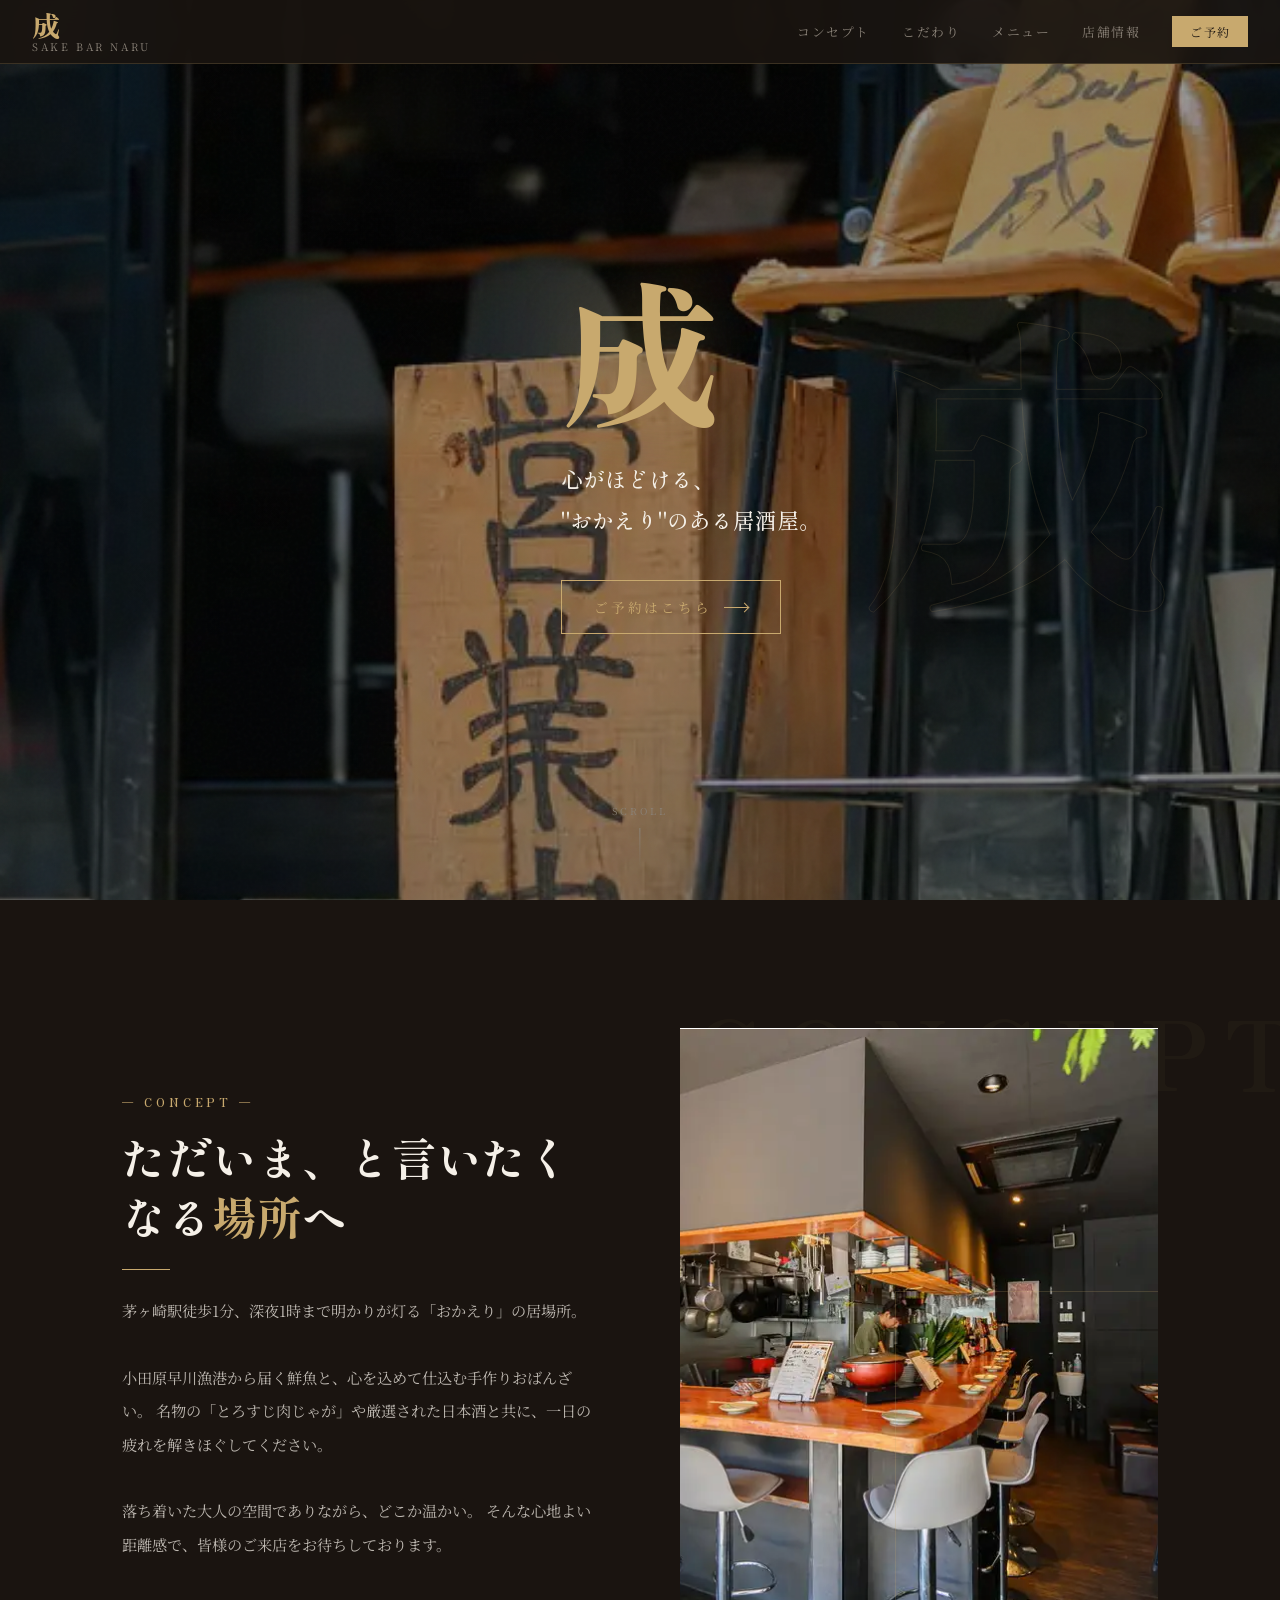
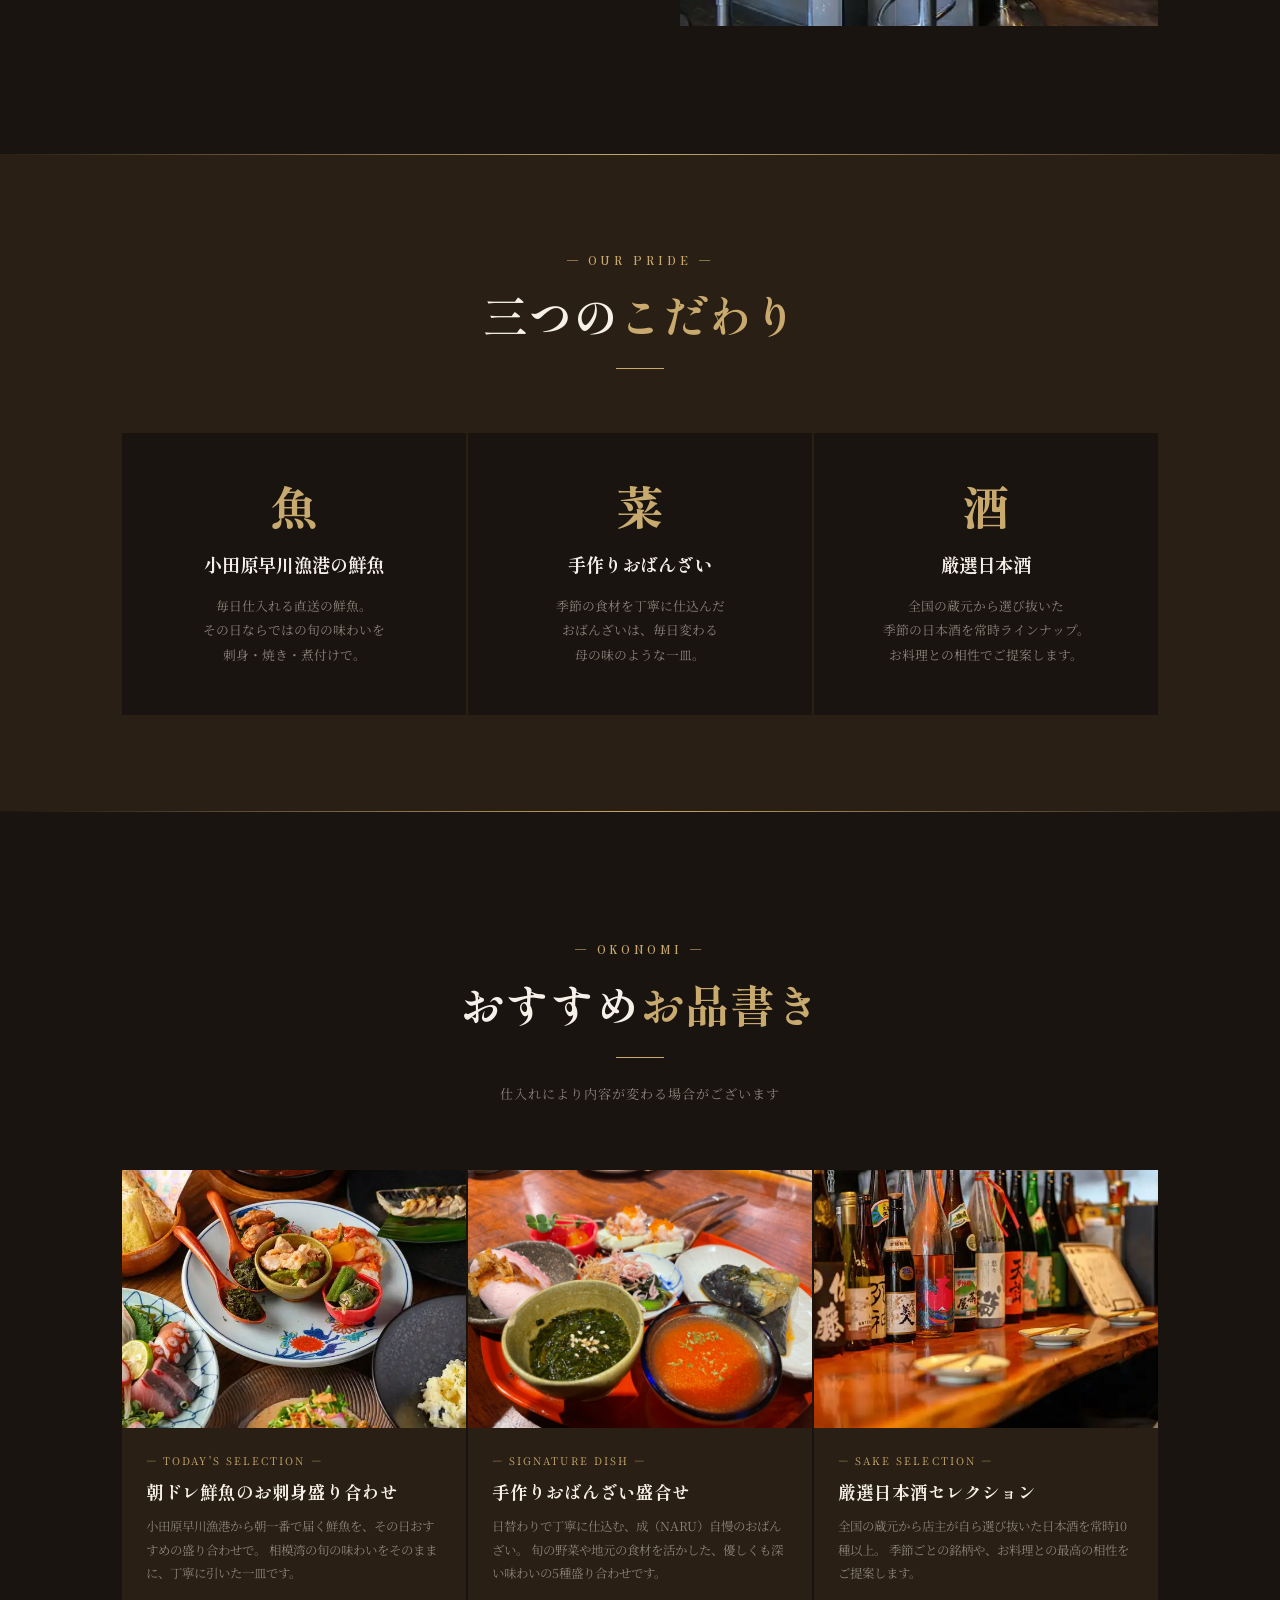
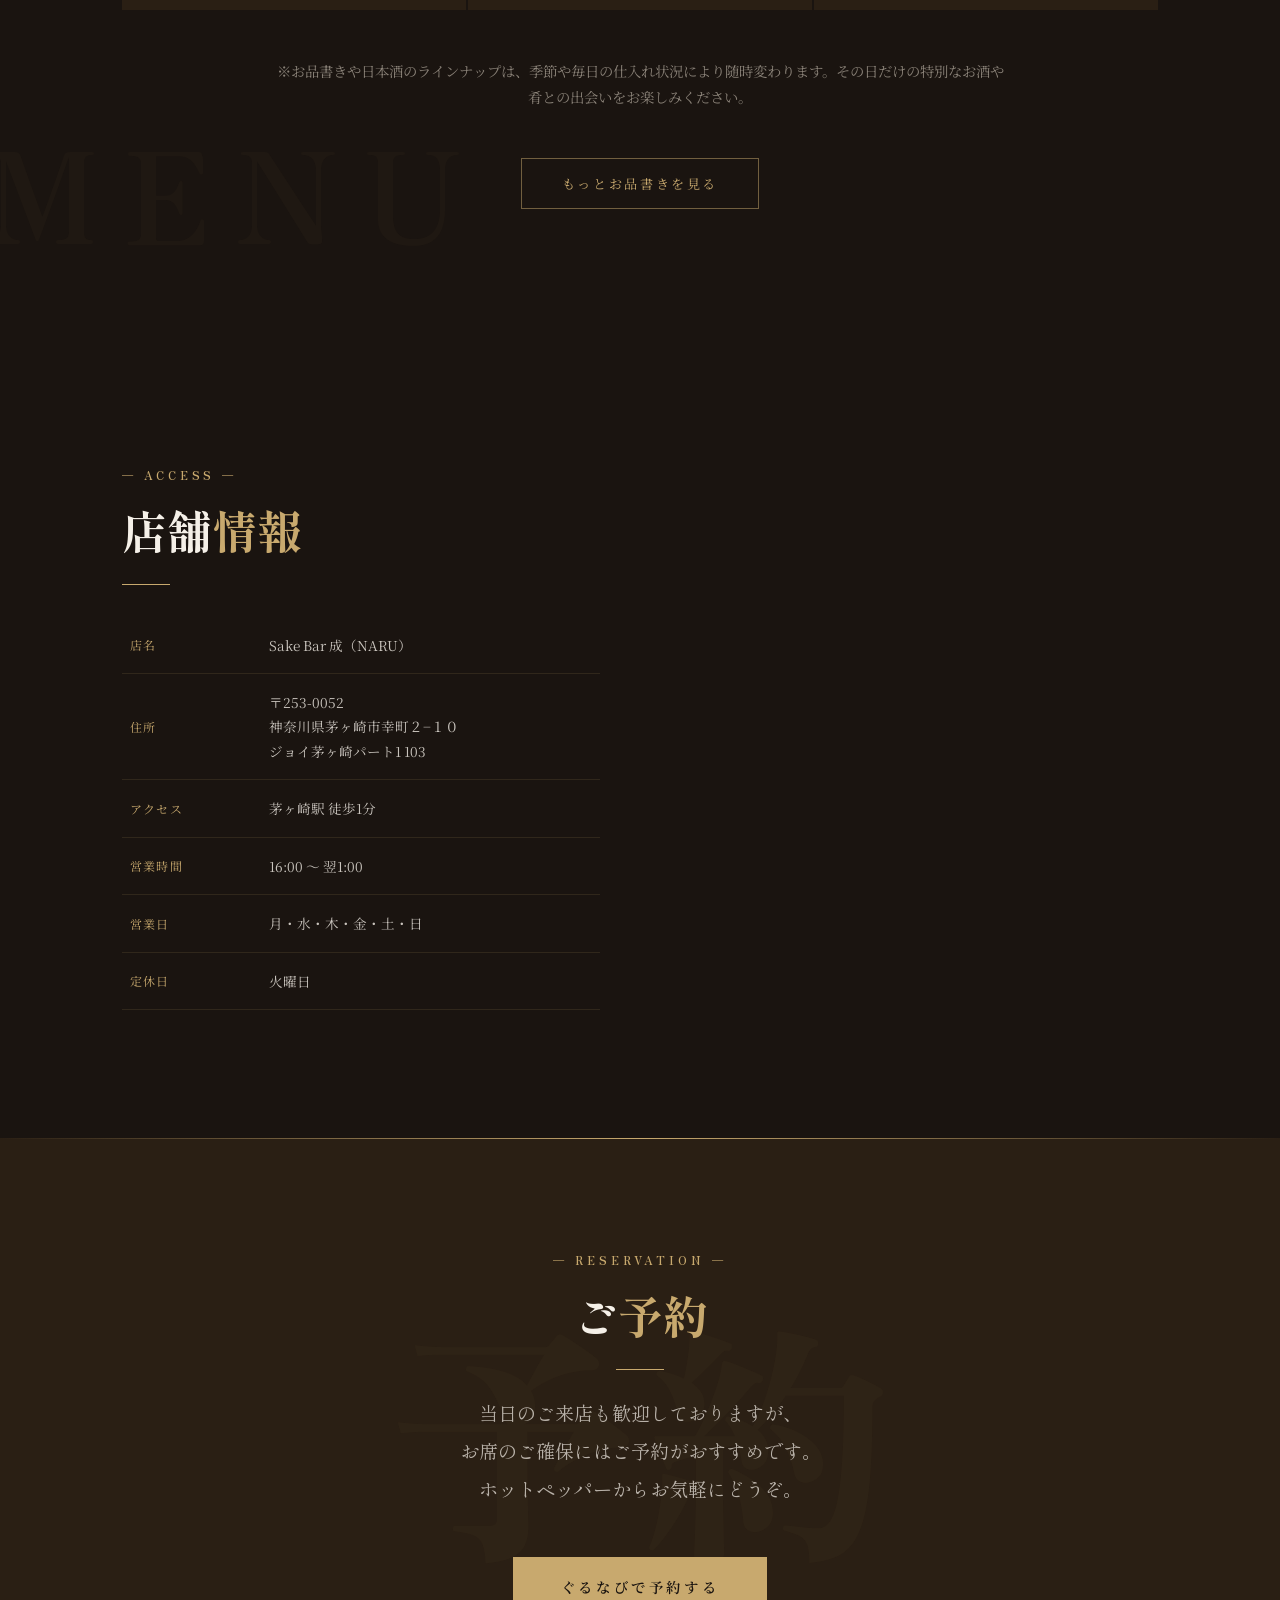
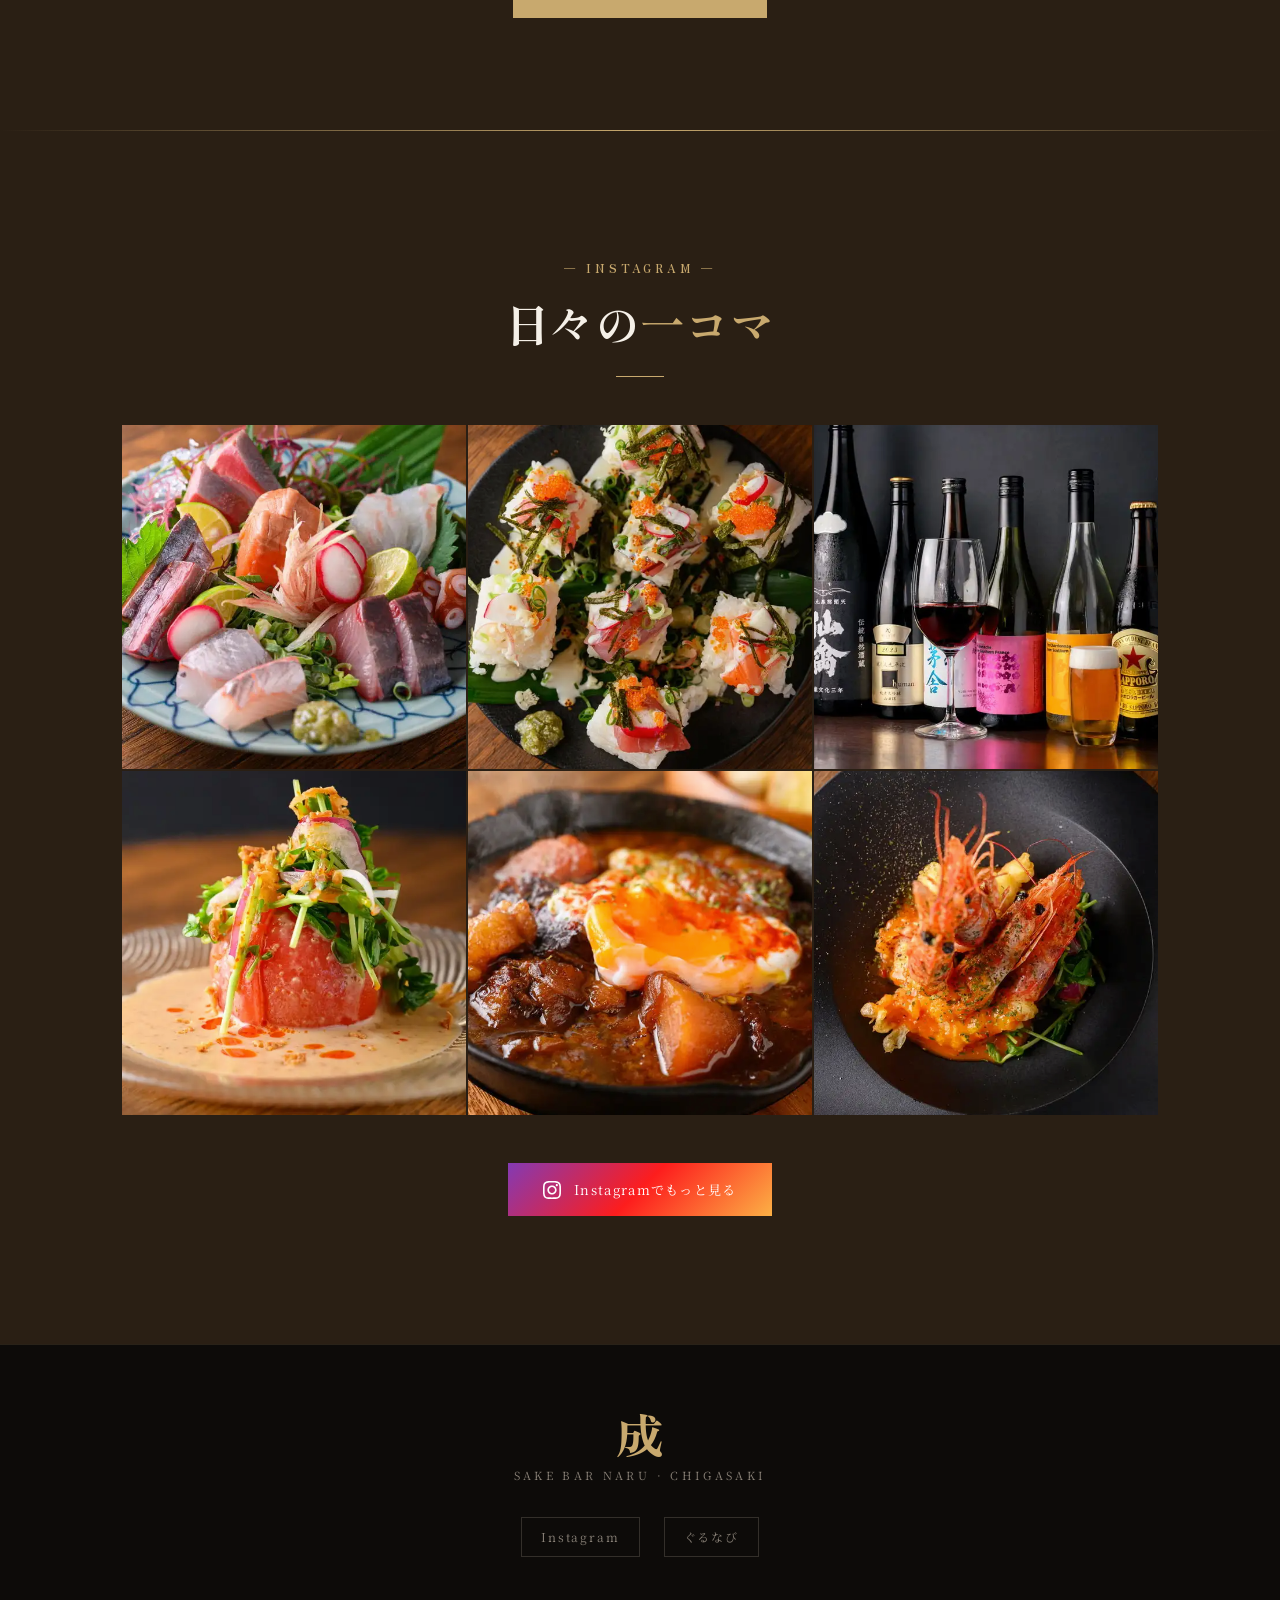
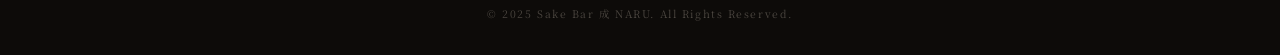
<file: index.html>
<!DOCTYPE html>
<html lang="ja">

<head>
  <meta charset="UTF-8" />
  <meta name="viewport" content="width=device-width, initial-scale=1.0" />
  <title>Sake Bar 成（NARU）| 茅ヶ崎の日本酒・おばんざい居酒屋</title>

  <!-- Google Fonts -->
  <link rel="preconnect" href="https://fonts.googleapis.com" />
  <link rel="preconnect" href="https://fonts.gstatic.com" crossorigin />
  <link
    href="https://fonts.googleapis.com/css2?family=Noto+Serif+JP:wght@300;400;500;600;700&family=Shippori+Mincho:wght@400;500;600;700;800&family=Zen+Antique&display=swap"
    rel="stylesheet" />

  <!-- Stylesheet -->
  <link rel="stylesheet" href="style.css" />
</head>

<body>

  <!-- ==================== NAV ==================== -->
  <nav id="nav">
    <div class="nav-logo">
      成
      <span>SAKE BAR NARU</span>
    </div>

    <ul class="nav-links" id="navLinks">
      <li><a href="#concept">コンセプト</a></li>
      <li><a href="#features">こだわり</a></li>
      <!-- #menu リンクは main.js が挿入 -->
      <li><a href="#info">店舗情報</a></li>
      <li><a href="https://r.gnavi.co.jp/cmftdra00000/" class="nav-reserve">ご予約</a></li>
    </ul>

    <button class="hamburger" id="hamburger" aria-label="メニューを開く" aria-expanded="false">
      <span></span>
      <span></span>
      <span></span>
    </button>
  </nav>

  <!-- ==================== HERO ==================== -->
  <section id="hero">
    <div class="hero-bg"></div>
    <div class="hero-deco" aria-hidden="true">成</div>

    <div class="hero-content">
      <!-- <span class="hero-label">SAKE BAR · NARU · CHIGASAKI</span> -->
      <span class="hero-kanji">成</span>
      <!-- <span class="hero-name">SAKE BAR NARU</span> -->
      <p class="hero-copy">
        心がほどける、<br>
        "おかえり"のある居酒屋。
      </p>
      <!-- <p class="hero-sub">茅ヶ崎駅 徒歩1分 ｜ 深夜1時まで営業</p> -->
      <a href="#reservation" class="hero-cta">
        ご予約はこちら
        <span class="hero-cta-arrow"></span>
      </a>
    </div>

    <div class="hero-scroll" aria-hidden="true">
      <span>SCROLL</span>
      <div class="scroll-line"></div>
    </div>
  </section>

  <!-- ==================== CONCEPT ==================== -->
  <section id="concept">
    <div class="concept-inner">
      <div class="concept-text reveal">
        <span class="section-label">— CONCEPT —</span>
        <h2 class="section-title">ただいま、と言いたくなる<span>場所</span>へ</h2>
        <div class="divider"></div>
        <p class="concept-body">
          茅ヶ崎駅徒歩1分、深夜1時まで明かりが灯る「おかえり」の居場所。<br><br>
          小田原早川漁港から届く鮮魚と、心を込めて仕込む手作りおばんざい。
          名物の「とろすじ肉じゃが」や厳選された日本酒と共に、一日の疲れを解きほぐしてください。<br><br>
          落ち着いた大人の空間でありながら、どこか温かい。
          そんな心地よい距離感で、皆様のご来店をお待ちしております。
        </p>

      </div>

      <div class="concept-image-wrap reveal">
        <!-- main.js が .concept-image-mock を img タグに差し替え -->
        <div class="concept-image-mock" data-section="concept-image"></div>
      </div>
    </div>
  </section>

  <!-- ==================== FEATURES ==================== -->
  <section id="features">
    <div class="features-inner">
      <div class="features-header reveal">
        <span class="section-label">— OUR PRIDE —</span>
        <h2 class="section-title">三つの<span>こだわり</span></h2>
        <div class="divider"></div>
      </div>

      <div class="features-grid">
        <div class="feature-card reveal">
          <span class="feature-icon">魚</span>
          <h3 class="feature-title">小田原早川漁港の鮮魚</h3>
          <p class="feature-body">
            毎日仕入れる直送の鮮魚。<br>
            その日ならではの旬の味わいを<br>
            刺身・焼き・煮付けで。
          </p>
        </div>
        <div class="feature-card reveal">
          <span class="feature-icon">菜</span>
          <h3 class="feature-title">手作りおばんざい</h3>
          <p class="feature-body">
            季節の食材を丁寧に仕込んだ<br>
            おばんざいは、毎日変わる<br>
            母の味のような一皿。
          </p>
        </div>
        <div class="feature-card reveal">
          <span class="feature-icon">酒</span>
          <h3 class="feature-title">厳選日本酒</h3>
          <p class="feature-body">
            全国の蔵元から選び抜いた<br>
            季節の日本酒を常時ラインナップ。<br>
            お料理との相性でご提案します。
          </p>
        </div>
      </div>
    </div>
  </section>

  <!-- #menu セクションは main.js が #features の直後に挿入 -->

  <!-- ==================== INFO ==================== -->
  <section id="info">
    <div class="info-inner">
      <div class="reveal">
        <span class="section-label">— ACCESS —</span>
        <h2 class="section-title">店舗<span>情報</span></h2>
        <div class="divider"></div>

        <table class="info-table">
          <tr>
            <td>店名</td>
            <td>Sake Bar 成（NARU）</td>
          </tr>
          <tr>
            <td>住所</td>
            <td>〒253-0052<br>神奈川県茅ヶ崎市幸町２−１０<br>ジョイ茅ヶ崎パート1 103</td>
          </tr>
          <tr>
            <td>アクセス</td>
            <td>茅ヶ崎駅 徒歩1分</td>
          </tr>
          <tr>
            <td>営業時間</td>
            <td>16:00 〜 翌1:00</td>
          </tr>
          <tr>
            <td>営業日</td>
            <td>月・水・木・金・土・日</td>
          </tr>
          <tr>
            <td>定休日</td>
            <td>火曜日</td>
          </tr>
        </table>
      </div>

      <div class="reveal">
        <div class="info-map">
          <iframe
            src="https://www.google.com/maps/embed?pb=!1m18!1m12!1m3!1d3255.0377884216396!2d139.40752999999998!3d35.329883099999996!2m3!1f0!2f0!3f0!3m2!1i1024!2i768!4f13.1!3m3!1m2!1s0x601853e927afa8b9%3A0xdcea9ff84c7ace85!2zU2FrZSBCYXIg5oiQ!5e0!3m2!1sja!2sjp!4v1773845750117!5m2!1sja!2sjp"
            width="600" height="450" style="border:0;" allowfullscreen="" loading="lazy"
            referrerpolicy="no-referrer-when-downgrade" title="Sake Bar 成 地図">
          </iframe>
        </div>
      </div>
    </div>
  </section>

  <!-- ==================== RESERVATION ==================== -->
  <section id="reservation">
    <div class="reservation-inner section-wrap reveal">
      <span class="section-label">— RESERVATION —</span>
      <h2 class="section-title">ご<span>予約</span></h2>
      <div class="divider" style="margin: 1.5rem auto;"></div>
      <p class="reservation-copy">
        当日のご来店も歓迎しておりますが、<br>
        お席のご確保にはご予約がおすすめです。<br>
        ホットペッパーからお気軽にどうぞ。
      </p>
      <a href="https://r.gnavi.co.jp/cmftdra00000/" target="_blank" rel="noopener" class="btn-reserve">
        ぐるなびで予約する
      </a>
    </div>
  </section>

  <!-- #gallery セクションは main.js がフッター直前に挿入 -->

  <!-- ==================== FOOTER ==================== -->
  <footer id="footer">
    <div class="footer-logo">成</div>
    <p class="footer-tagline">SAKE BAR NARU · CHIGASAKI</p>
    <div class="footer-sns">
      <a href="https://www.instagram.com/naru__0714/" target="_blank" rel="noopener">Instagram</a>
      <a href="https://r.gnavi.co.jp/cmftdra00000/" target="_blank" rel="noopener">ぐるなび</a>
    </div>
    <p class="footer-copy">© 2025 Sake Bar 成 NARU. All Rights Reserved.</p>
  </footer>

  <!-- JavaScript（DOM 操作・インタラクション） -->
  <script src="main.js"></script>

</body>

</html>
</file>
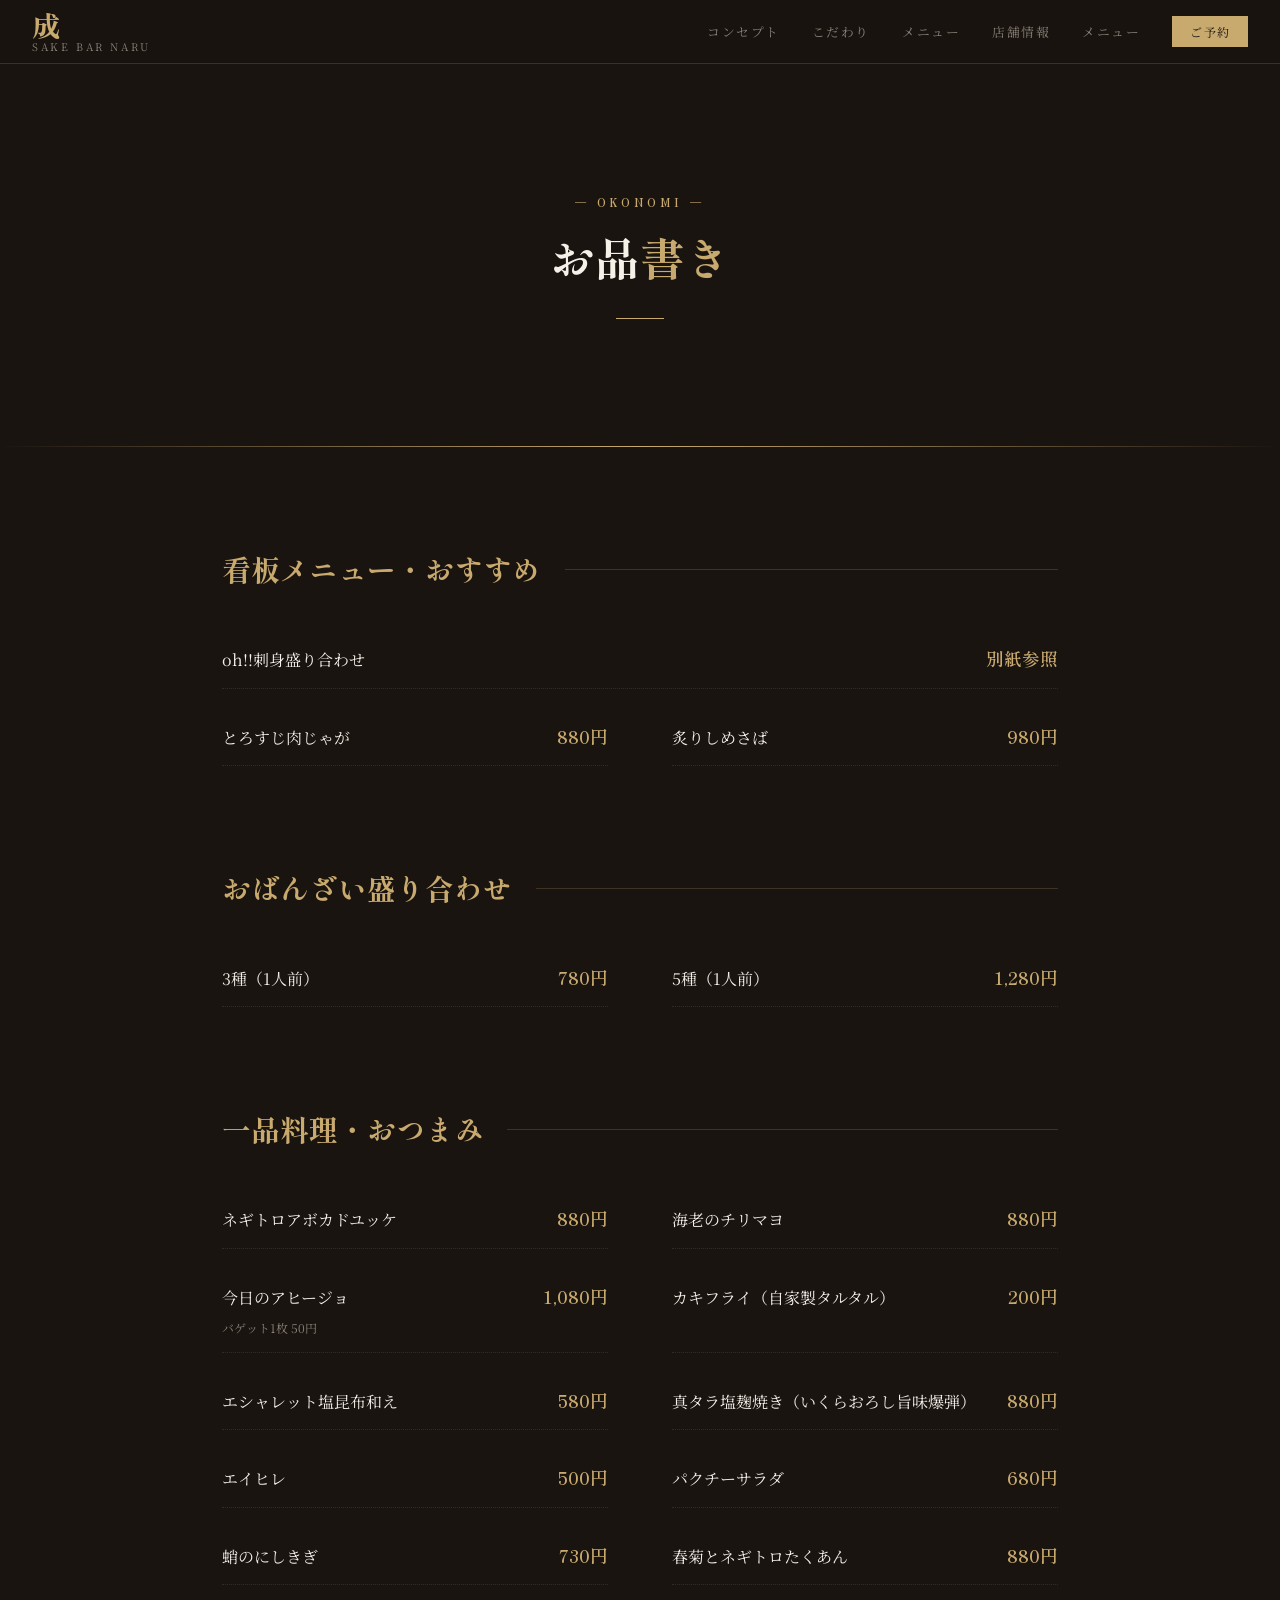
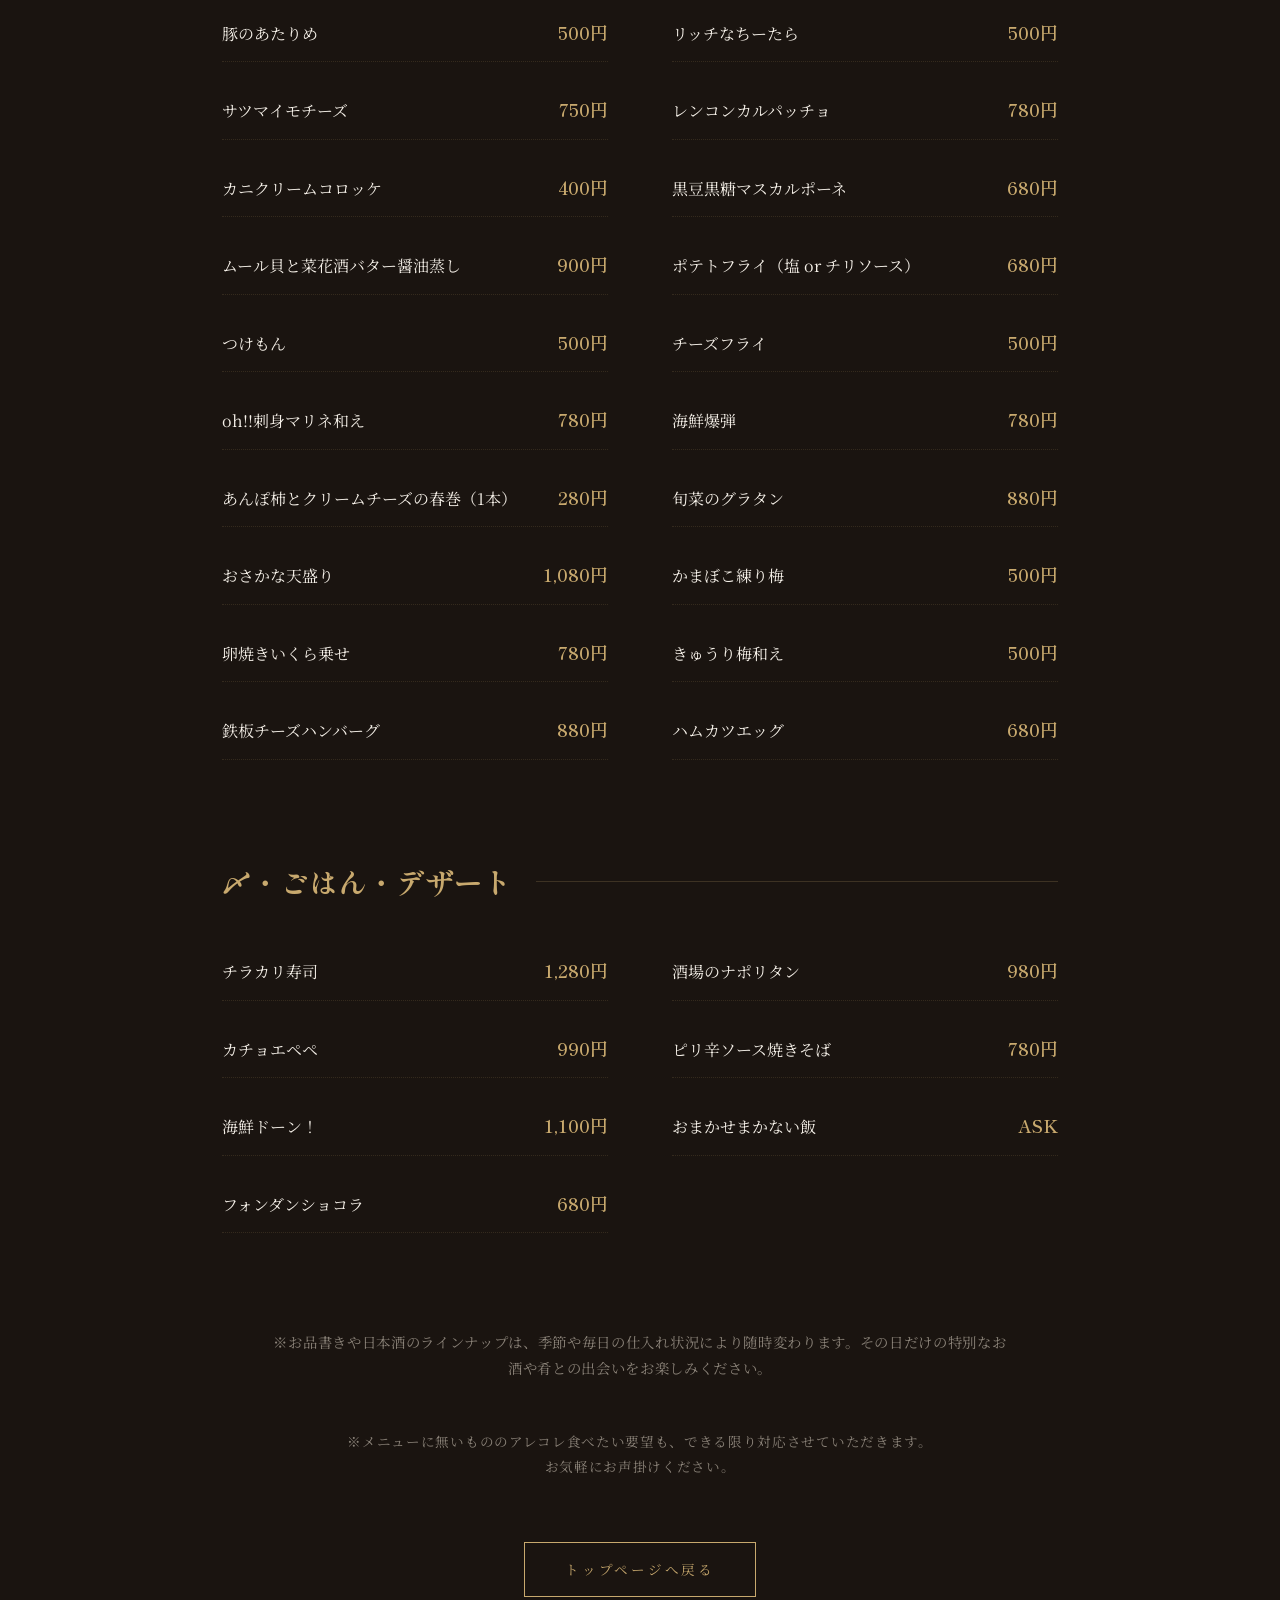
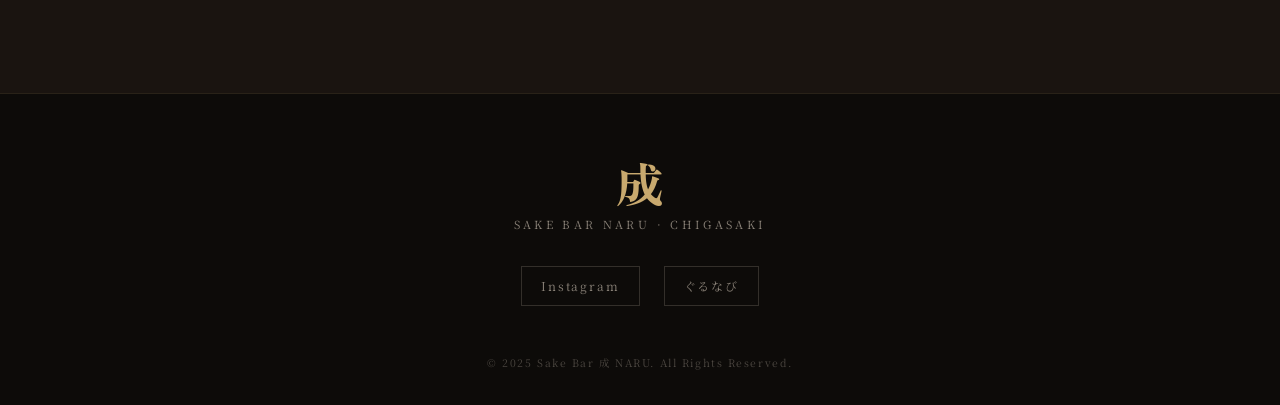
<file: menu.html>
<!DOCTYPE html>
<html lang="ja">
<head>
  <meta charset="UTF-8" />
  <meta name="viewport" content="width=device-width, initial-scale=1.0" />
  <title>お品書き | Sake Bar 成（NARU）</title>

  <!-- Google Fonts -->
  <link rel="preconnect" href="https://fonts.googleapis.com" />
  <link rel="preconnect" href="https://fonts.gstatic.com" crossorigin />
  <link href="https://fonts.googleapis.com/css2?family=Noto+Serif+JP:wght@300;400;500;600;700&family=Shippori+Mincho:wght@400;500;600;700;800&family=Zen+Antique&display=swap" rel="stylesheet" />

  <!-- Stylesheet -->
  <link rel="stylesheet" href="style.css" />
  <style>
    /* Menu Page Specific Styles */
    .menu-page-header {
      padding: 12rem 0 6rem;
      background: var(--ink);
      text-align: center;
      position: relative;
    }
    .menu-page-header::after {
      content: '';
      position: absolute;
      bottom: 0; left: 0; right: 0;
      height: 1px;
      background: linear-gradient(90deg, transparent, var(--sake), transparent);
    }
    .menu-container {
      max-width: 900px;
      margin: 0 auto;
      padding: 6rem 2rem;
    }
    .menu-category {
      margin-bottom: 6rem;
    }
    .category-title {
      font-family: 'Shippori Mincho', serif;
      font-size: 1.8rem;
      color: var(--sake);
      margin-bottom: 3rem;
      display: flex;
      align-items: center;
      gap: 1.5rem;
    }
    .category-title::after {
      content: '';
      flex: 1;
      height: 1px;
      background: rgba(200,169,110,0.2);
    }
    .menu-list {
      display: grid;
      grid-template-columns: 1fr 1fr;
      column-gap: 4rem;
      row-gap: 2rem;
    }
    .menu-item {
      display: flex;
      justify-content: space-between;
      align-items: baseline;
      padding-bottom: 0.8rem;
      border-bottom: 1px dotted rgba(200,169,110,0.15);
    }
    .item-name {
      font-family: 'Noto Serif JP', serif;
      font-size: 1rem;
      color: var(--rice);
      line-height: 1.6;
    }
    .item-price {
      font-family: 'Shippori Mincho', serif;
      font-size: 1.1rem;
      color: var(--sake);
      font-weight: 600;
      white-space: nowrap;
      margin-left: 1rem;
    }
    .item-note {
      font-size: 0.75rem;
      color: var(--stone);
      margin-top: 0.3rem;
    }
    .full-width {
      grid-column: 1 / -1;
    }
    .menu-footer-note {
      margin-top: 4rem;
      text-align: center;
      font-size: 0.85rem;
      color: var(--stone);
      letter-spacing: 0.05em;
    }
    .btn-back-home {
      display: inline-block;
      margin-top: 4rem;
      padding: 0.9rem 2.5rem;
      border: 1px solid var(--sake);
      color: var(--sake);
      font-family: 'Noto Serif JP', serif;
      font-size: 0.85rem;
      letter-spacing: 0.2em;
      transition: 0.3s;
    }
    .btn-back-home:hover {
      background: var(--sake);
      color: var(--ink);
    }

    @media (max-width: 768px) {
      .menu-list {
        grid-template-columns: 1fr;
        gap: 1.5rem;
      }
      .category-title {
        font-size: 1.5rem;
      }
    }
  </style>
</head>

<body>

  <!-- ==================== NAV ==================== -->
  <nav id="nav">
    <div class="nav-logo">
      <a href="index.html" style="color: inherit; text-decoration: none;">成
      <span>SAKE BAR NARU</span></a>
    </div>

    <ul class="nav-links" id="navLinks">
      <li><a href="index.html#concept">コンセプト</a></li>
      <li><a href="index.html#features">こだわり</a></li>
      <li><a href="index.html#menu" class="active">メニュー</a></li>
      <li><a href="index.html#info">店舗情報</a></li>
      <li><a href="https://r.gnavi.co.jp/cmftdra00000/" class="nav-reserve">ご予約</a></li>
    </ul>

    <button class="hamburger" id="hamburger" aria-label="メニューを開く" aria-expanded="false">
      <span></span>
      <span></span>
      <span></span>
    </button>
  </nav>

  <!-- ==================== HEADER ==================== -->
  <header class="menu-page-header">
    <div class="reveal">
      <span class="section-label">— OKONOMI —</span>
      <h1 class="section-title" style="font-size: 2.8rem;">お品<span>書き</span></h1>
      <div class="divider" style="margin: 2rem auto;"></div>
    </div>
  </header>

  <!-- ==================== MENU LIST ==================== -->
  <main class="menu-container">
    
    <!-- 看板メニュー・おすすめ -->
    <section class="menu-category reveal">
      <h2 class="category-title">看板メニュー・おすすめ</h2>
      <div class="menu-list">
        <div class="menu-item full-width">
          <span class="item-name">oh!!刺身盛り合わせ</span>
          <span class="item-price">別紙参照</span>
        </div>
        <div class="menu-item">
          <span class="item-name">とろすじ肉じゃが</span>
          <span class="item-price">880円</span>
        </div>
        <div class="menu-item">
          <span class="item-name">炙りしめさば</span>
          <span class="item-price">980円</span>
        </div>
      </div>
    </section>

    <!-- おばんざい盛り合わせ -->
    <section class="menu-category reveal">
      <h2 class="category-title">おばんざい盛り合わせ</h2>
      <div class="menu-list">
        <div class="menu-item">
          <span class="item-name">3種（1人前）</span>
          <span class="item-price">780円</span>
        </div>
        <div class="menu-item">
          <span class="item-name">5種（1人前）</span>
          <span class="item-price">1,280円</span>
        </div>
      </div>
    </section>

    <!-- 一品料理・おつまみ -->
    <section class="menu-category reveal">
      <h2 class="category-title">一品料理・おつまみ</h2>
      <div class="menu-list">
        <div class="menu-item"><span class="item-name">ネギトロアボカドユッケ</span><span class="item-price">880円</span></div>
        <div class="menu-item"><span class="item-name">海老のチリマヨ</span><span class="item-price">880円</span></div>
        <div class="menu-item">
          <div>
            <span class="item-name">今日のアヒージョ</span>
            <p class="item-note">バゲット1枚 50円</p>
          </div>
          <span class="item-price">1,080円</span>
        </div>
        <div class="menu-item"><span class="item-name">カキフライ（自家製タルタル）</span><span class="item-price">200円</span></div>
        <div class="menu-item"><span class="item-name">エシャレット塩昆布和え</span><span class="item-price">580円</span></div>
        <div class="menu-item"><span class="item-name">真タラ塩麹焼き（いくらおろし旨味爆弾）</span><span class="item-price">880円</span></div>
        <div class="menu-item"><span class="item-name">エイヒレ</span><span class="item-price">500円</span></div>
        <div class="menu-item"><span class="item-name">パクチーサラダ</span><span class="item-price">680円</span></div>
        <div class="menu-item"><span class="item-name">蛸のにしきぎ</span><span class="item-price">730円</span></div>
        <div class="menu-item"><span class="item-name">春菊とネギトロたくあん</span><span class="item-price">880円</span></div>
        <div class="menu-item"><span class="item-name">豚のあたりめ</span><span class="item-price">500円</span></div>
        <div class="menu-item"><span class="item-name">リッチなちーたら</span><span class="item-price">500円</span></div>
        <div class="menu-item"><span class="item-name">サツマイモチーズ</span><span class="item-price">750円</span></div>
        <div class="menu-item"><span class="item-name">レンコンカルパッチョ</span><span class="item-price">780円</span></div>
        <div class="menu-item"><span class="item-name">カニクリームコロッケ</span><span class="item-price">400円</span></div>
        <div class="menu-item"><span class="item-name">黒豆黒糖マスカルポーネ</span><span class="item-price">680円</span></div>
        <div class="menu-item"><span class="item-name">ムール貝と菜花酒バター醤油蒸し</span><span class="item-price">900円</span></div>
        <div class="menu-item"><span class="item-name">ポテトフライ（塩 or チリソース）</span><span class="item-price">680円</span></div>
        <div class="menu-item"><span class="item-name">つけもん</span><span class="item-price">500円</span></div>
        <div class="menu-item"><span class="item-name">チーズフライ</span><span class="item-price">500円</span></div>
        <div class="menu-item"><span class="item-name">oh!!刺身マリネ和え</span><span class="item-price">780円</span></div>
        <div class="menu-item"><span class="item-name">海鮮爆弾</span><span class="item-price">780円</span></div>
        <div class="menu-item"><span class="item-name">あんぽ柿とクリームチーズの春巻（1本）</span><span class="item-price">280円</span></div>
        <div class="menu-item"><span class="item-name">旬菜のグラタン</span><span class="item-price">880円</span></div>
        <div class="menu-item"><span class="item-name">おさかな天盛り</span><span class="item-price">1,080円</span></div>
        <div class="menu-item"><span class="item-name">かまぼこ練り梅</span><span class="item-price">500円</span></div>
        <div class="menu-item"><span class="item-name">卵焼きいくら乗せ</span><span class="item-price">780円</span></div>
        <div class="menu-item"><span class="item-name">きゅうり梅和え</span><span class="item-price">500円</span></div>
        <div class="menu-item"><span class="item-name">鉄板チーズハンバーグ</span><span class="item-price">880円</span></div>
        <div class="menu-item"><span class="item-name">ハムカツエッグ</span><span class="item-price">680円</span></div>
      </div>
    </section>

    <!-- 〆・ごはん・デザート -->
    <section class="menu-category reveal">
      <h2 class="category-title">〆・ごはん・デザート</h2>
      <div class="menu-list">
        <div class="menu-item"><span class="item-name">チラカリ寿司</span><span class="item-price">1,280円</span></div>
        <div class="menu-item"><span class="item-name">酒場のナポリタン</span><span class="item-price">980円</span></div>
        <div class="menu-item"><span class="item-name">カチョエペペ</span><span class="item-price">990円</span></div>
        <div class="menu-item"><span class="item-name">ピリ辛ソース焼きそば</span><span class="item-price">780円</span></div>
        <div class="menu-item"><span class="item-name">海鮮ドーン！</span><span class="item-price">1,100円</span></div>
        <div class="menu-item"><span class="item-name">おまかせまかない飯</span><span class="item-price">ASK</span></div>
        <div class="menu-item"><span class="item-name">フォンダンショコラ</span><span class="item-price">680円</span></div>
      </div>
    </section>

    <div class="menu-footer-note reveal">
      <div class="menu-note">
        <p>※お品書きや日本酒のラインナップは、季節や毎日の仕入れ状況により随時変わります。<br class="sp-only">その日だけの特別なお酒や肴との出会いをお楽しみください。</p>
      </div>
      <p>※メニューに無いもののアレコレ食べたい要望も、できる限り対応させていただきます。<br>お気軽にお声掛けください。</p>
      <a href="index.html" class="btn-back-home">トップページへ戻る</a>
    </div>

  </main>

  <!-- ==================== FOOTER ==================== -->
  <footer id="footer">
    <div class="footer-logo">成</div>
    <p class="footer-tagline">SAKE BAR NARU · CHIGASAKI</p>
    <div class="footer-sns">
      <a href="https://www.instagram.com/naru__0714/" target="_blank" rel="noopener">Instagram</a>
      <a href="https://r.gnavi.co.jp/cmftdra00000/" target="_blank" rel="noopener">ぐるなび</a>
    </div>
    <p class="footer-copy">© 2025 Sake Bar 成 NARU. All Rights Reserved.</p>
  </footer>

  <!-- JavaScript（DOM 操作・インタラクション） -->
  <script src="main.js"></script>

</body>
</html>
</file>
<file: style.css>
/* =============================================
   CSS Variables & Reset
============================================= */
:root {
    --ink:        #1a1410;
    --warm-dark:  #2a1f14;
    --sake:       #c8a96e;
    --rice:       #f5f0e8;
    --ember:      #c94c1a;
    --stone:      #8a8278;
    --sake-light: #e8d4a8;
    --sake-dim:   rgba(200,169,110,0.15);
    --sake-glow:  rgba(200,169,110,0.35);
  }
  
  *, *::before, *::after { box-sizing: border-box; margin: 0; padding: 0; }
  
  html { scroll-behavior: smooth; font-size: 16px; }
  
  body {
    background: var(--ink);
    color: var(--rice);
    font-family: 'Noto Serif JP', serif;
    line-height: 1.8;
    overflow-x: hidden;
  }
  
  img { display: block; width: 100%; height: 100%; object-fit: cover; }
  a { color: inherit; text-decoration: none; }
  ul { list-style: none; }
  
  /* =============================================
     UTILITY
  ============================================= */
  .section-label {
    font-family: 'Zen Antique', serif;
    font-size: 0.7rem;
    letter-spacing: 0.35em;
    color: var(--sake);
    text-transform: uppercase;
    display: block;
    margin-bottom: 1rem;
  }
  
  .section-title {
    font-family: 'Shippori Mincho', serif;
    font-size: clamp(1.8rem, 4vw, 2.8rem);
    font-weight: 700;
    color: var(--rice);
    line-height: 1.3;
  }
  
  .section-title span { color: var(--sake); }
  
  .divider {
    width: 3rem;
    height: 1px;
    background: var(--sake);
    margin: 1.5rem 0;
  }
  
  .section-wrap {
    max-width: 1100px;
    margin: 0 auto;
    padding: 0 2rem;
  }
  
  .reveal {
    opacity: 0;
    transform: translateY(30px);
    transition: opacity 0.8s ease, transform 0.8s ease;
  }
  .reveal.visible {
    opacity: 1;
    transform: translateY(0);
  }
  
  /* =============================================
     NAV
  ============================================= */
  #nav {
    position: fixed;
    top: 0; left: 0; right: 0;
    z-index: 1000;
    background: rgba(26,20,16,0.92);
    backdrop-filter: blur(12px);
    -webkit-backdrop-filter: blur(12px);
    border-bottom: 1px solid rgba(200,169,110,0.2);
    padding: 0 2rem;
    height: 64px;
    display: flex;
    align-items: center;
    justify-content: space-between;
    transition: background 0.3s;
  }
  
  .nav-logo {
    font-family: 'Zen Antique', serif;
    font-size: 1.8rem;
    color: var(--sake);
    line-height: 1;
    letter-spacing: 0.1em;
  }
  .nav-logo span {
    font-family: 'Noto Serif JP', serif;
    font-size: 0.65rem;
    display: block;
    color: var(--stone);
    letter-spacing: 0.25em;
    margin-top: 2px;
  }
  
  .nav-links {
    display: flex;
    align-items: center;
    gap: 2rem;
  }
  .nav-links a {
    font-family: 'Noto Serif JP', serif;
    font-size: 0.8rem;
    letter-spacing: 0.12em;
    color: var(--stone);
    transition: color 0.25s;
    position: relative;
  }
  .nav-links a::after {
    content: '';
    position: absolute;
    bottom: -3px; left: 0;
    width: 0; height: 1px;
    background: var(--sake);
    transition: width 0.3s ease;
  }
  .nav-links a:hover { color: var(--sake); }
  .nav-links a:hover::after { width: 100%; }
  
  .nav-reserve {
    background: var(--sake);
    color: var(--ink) !important;
    padding: 0.45rem 1.1rem;
    font-size: 0.75rem !important;
    letter-spacing: 0.12em;
    transition: background 0.25s !important;
  }
  .nav-reserve:hover { background: var(--sake-light) !important; }
  .nav-reserve::after { display: none !important; }
  

  
  /* =============================================
     HERO
  ============================================= */
  #hero {
    position: relative;
    height: 100vh;
    min-height: 600px;
    display: flex;
    align-items: center;
    justify-content: center;
    overflow: hidden;
  }
  
  .hero-bg {
    position: absolute;
    inset: 0;
    background:
      linear-gradient(rgba(0, 0, 0, 0.4), rgba(0, 0, 0, 0.4)),
      url('img/store.png') no-repeat center center / cover;
  }
  
  .hero-bg::after {
    content: '';
    position: absolute;
    inset: 0;
    background-image: url("data:image/svg+xml,%3Csvg viewBox='0 0 256 256' xmlns='http://www.w3.org/2000/svg'%3E%3Cfilter id='noise'%3E%3CfeTurbulence type='fractalNoise' baseFrequency='0.9' numOctaves='4' stitchTiles='stitch'/%3E%3C/filter%3E%3Crect width='100%25' height='100%25' filter='url(%23noise)' opacity='0.04'/%3E%3C/svg%3E");
    opacity: 0.6;
    pointer-events: none;
  }
  
  .hero-deco {
    position: absolute;
    right: 8vw;
    top: 50%;
    transform: translateY(-50%);
    font-family: 'Zen Antique', serif;
    font-size: clamp(12rem, 25vw, 22rem);
    color: transparent;
    -webkit-text-stroke: 1px rgba(200,169,110,0.12);
    line-height: 1;
    pointer-events: none;
    user-select: none;
  }
  
  .hero-content {
    position: relative;
    z-index: 2;
    text-align: left;
    padding: 0 2rem;
    max-width: 700px;
    margin-left: 8vw;
  }
  
  .hero-label {
    font-family: 'Zen Antique', serif;
    font-size: 0.7rem;
    letter-spacing: 0.4em;
    color: var(--sake);
    display: block;
    margin-bottom: 1.5rem;
    opacity: 0;
    animation: fadeUp 1s ease 0.3s forwards;
  }
  
  .hero-kanji {
    font-family: 'Zen Antique', serif;
    font-size: clamp(5rem, 14vw, 10rem);
    color: var(--sake);
    line-height: 1;
    display: block;
    text-shadow: 0 0 60px rgba(200,169,110,0.3);
    opacity: 0;
    animation: fadeUp 1s ease 0.5s forwards;
  }
  
  .hero-name {
    font-family: 'Noto Serif JP', serif;
    font-size: clamp(0.8rem, 1.5vw, 1rem);
    letter-spacing: 0.5em;
    color: var(--stone);
    display: block;
    margin-top: 0.5rem;
    opacity: 0;
    animation: fadeUp 1s ease 0.7s forwards;
  }
  
  .hero-copy {
    font-family: 'Shippori Mincho', serif;
    font-size: clamp(1rem, 2.5vw, 1.35rem);
    color: var(--rice);
    font-weight: 500;
    line-height: 1.9;
    margin-top: 2rem;
    opacity: 0;
    animation: fadeUp 1s ease 0.9s forwards;
  }
  
  .hero-sub {
    font-size: 0.8rem;
    color: var(--stone);
    letter-spacing: 0.08em;
    margin-top: 0.8rem;
    opacity: 0;
    animation: fadeUp 1s ease 1.1s forwards;
  }
  
  .hero-cta {
    display: inline-flex;
    align-items: center;
    gap: 0.8rem;
    margin-top: 2.5rem;
    padding: 0.85rem 2rem;
    border: 1px solid var(--sake);
    color: var(--sake);
    font-family: 'Noto Serif JP', serif;
    font-size: 0.85rem;
    letter-spacing: 0.2em;
    transition: background 0.3s, color 0.3s;
    opacity: 0;
    animation: fadeUp 1s ease 1.3s forwards;
  }
  .hero-cta:hover {
    background: var(--sake);
    color: var(--ink);
  }
  .hero-cta-arrow {
    width: 24px; height: 1px;
    background: currentColor;
    display: inline-block;
    position: relative;
    transition: width 0.3s;
  }
  .hero-cta-arrow::after {
    content: '';
    position: absolute;
    right: 0; top: -3px;
    width: 7px; height: 7px;
    border-top: 1px solid currentColor;
    border-right: 1px solid currentColor;
    transform: rotate(45deg);
  }
  .hero-cta:hover .hero-cta-arrow { width: 36px; }
  
  .hero-scroll {
    position: absolute;
    bottom: 2rem;
    left: 50%;
    transform: translateX(-50%);
    display: flex;
    flex-direction: column;
    align-items: center;
    gap: 0.5rem;
    opacity: 0;
    animation: fadeIn 1s ease 2s forwards;
  }
  .hero-scroll span {
    font-size: 0.6rem;
    letter-spacing: 0.3em;
    color: var(--stone);
  }
  .scroll-line {
    width: 1px; height: 40px;
    background: linear-gradient(to bottom, var(--stone), transparent);
    animation: scrollPulse 2s ease infinite;
  }
  
  @keyframes fadeUp {
    from { opacity: 0; transform: translateY(20px); }
    to   { opacity: 1; transform: translateY(0); }
  }
  @keyframes fadeIn {
    from { opacity: 0; } to { opacity: 1; }
  }
  @keyframes scrollPulse {
    0%, 100% { transform: scaleY(1); opacity: 1; }
    50%       { transform: scaleY(0.7); opacity: 0.4; }
  }
  
  /* =============================================
     CONCEPT
  ============================================= */
  #concept {
    padding: 8rem 0;
    position: relative;
    overflow: hidden;
  }
  
  #concept::before {
    content: 'CONCEPT';
    position: absolute;
    top: 4rem; right: -2rem;
    font-family: 'Zen Antique', serif;
    font-size: 6rem;
    color: rgba(200,169,110,0.04);
    letter-spacing: 0.2em;
    pointer-events: none;
  }
  
  .concept-inner {
    max-width: 1100px;
    margin: 0 auto;
    padding: 0 2rem;
    display: grid;
    grid-template-columns: 1fr 1fr;
    gap: 5rem;
    align-items: center;
  }
  
  .concept-text .section-label { display: block; }
  
  .concept-body {
    margin-top: 1.5rem;
    color: rgba(245,240,232,0.75);
    font-size: 0.95rem;
    line-height: 2.2;
  }
  
  .concept-tags {
    display: flex;
    flex-wrap: wrap;
    gap: 0.6rem;
    margin-top: 2rem;
  }
  .concept-tag {
    font-size: 0.72rem;
    letter-spacing: 0.15em;
    padding: 0.35rem 0.9rem;
    border: 1px solid rgba(200,169,110,0.35);
    color: var(--sake);
  }
  
  .concept-image-wrap {
    position: relative;
    aspect-ratio: 4/5;
    overflow: hidden;
  }
  
  .concept-image-mock {
    width: 100%;
    height: 100%;
    background:
      linear-gradient(135deg, rgba(200,169,110,0.15) 0%, rgba(42,31,20,0.6) 100%),
      repeating-linear-gradient(
        45deg,
        rgba(200,169,110,0.05) 0px,
        rgba(200,169,110,0.05) 1px,
        transparent 1px,
        transparent 12px
      );
    display: flex;
    align-items: center;
    justify-content: center;
  }
  
  .concept-image-mock::after {
    content: '店内写真';
    font-family: 'Noto Serif JP', serif;
    font-size: 0.8rem;
    color: var(--stone);
    letter-spacing: 0.2em;
  }
  
  .concept-image-wrap::after {
    content: '';
    position: absolute;
    bottom: -1.5rem; right: -1.5rem;
    width: 60%; height: 60%;
    border: 1px solid rgba(200,169,110,0.2);
    pointer-events: none;
  }
  
  @media (max-width: 768px) {
    .concept-inner { grid-template-columns: 1fr; gap: 3rem; }
    .concept-image-wrap::after { display: none; }
  }
  
  /* =============================================
     FEATURES
  ============================================= */
  #features {
    padding: 6rem 0;
    background: var(--warm-dark);
    position: relative;
  }
  
  #features::before {
    content: '';
    position: absolute;
    top: 0; left: 0; right: 0;
    height: 1px;
    background: linear-gradient(90deg, transparent, var(--sake), transparent);
  }
  
  .features-inner {
    max-width: 1100px;
    margin: 0 auto;
    padding: 0 2rem;
  }
  
  .features-header {
    text-align: center;
    margin-bottom: 4rem;
  }
  .features-header .divider { margin: 1.5rem auto; }
  
  .features-grid {
    display: grid;
    grid-template-columns: repeat(3, 1fr);
    gap: 2px;
  }
  
  .feature-card {
    background: var(--ink);
    padding: 3rem 2rem;
    text-align: center;
    position: relative;
    overflow: hidden;
    transition: background 0.3s;
  }
  .feature-card::before {
    content: '';
    position: absolute;
    inset: 0;
    background: var(--sake-dim);
    opacity: 0;
    transition: opacity 0.3s;
  }
  .feature-card:hover::before { opacity: 1; }
  
  .feature-icon {
    font-family: 'Zen Antique', serif;
    font-size: 3rem;
    color: var(--sake);
    display: block;
    margin-bottom: 1.2rem;
    line-height: 1;
  }
  
  .feature-title {
    font-family: 'Shippori Mincho', serif;
    font-size: 1.15rem;
    font-weight: 700;
    color: var(--rice);
    margin-bottom: 0.8rem;
  }
  
  .feature-body {
    font-size: 0.8rem;
    color: var(--stone);
    line-height: 1.9;
  }
  
  @media (max-width: 768px) {
    .features-grid { grid-template-columns: 1fr; }
  }
  

  
  /* =============================================
     INFO
  ============================================= */
  #info {
    padding: 8rem 0;
    position: relative;
  }
  
  .info-inner {
    max-width: 1100px;
    margin: 0 auto;
    padding: 0 2rem;
    display: grid;
    grid-template-columns: 1fr 1fr;
    gap: 5rem;
    align-items: start;
  }
  
  .info-table {
    width: 100%;
    border-collapse: collapse;
    margin-top: 2rem;
  }
  
  .info-table tr {
    border-bottom: 1px solid rgba(200,169,110,0.12);
  }
  
  .info-table td {
    padding: 1rem 0.5rem;
    font-size: 0.85rem;
  }
  
  .info-table td:first-child {
    color: var(--sake);
    white-space: nowrap;
    padding-right: 1.5rem;
    font-size: 0.75rem;
    letter-spacing: 0.1em;
  }
  
  .info-table td:last-child {
    color: rgba(245,240,232,0.8);
  }
  
  .info-map {
    margin-top: 2rem;
    height: 300px;
    overflow: hidden;
  }
  
  .info-map iframe {
    width: 100%;
    height: 100%;
    border: none;
    filter: invert(90%) hue-rotate(180deg);
  }
  
  @media (max-width: 768px) {
    .info-inner { grid-template-columns: 1fr; gap: 3rem; }
  }
  
  /* =============================================
     RESERVATION
  ============================================= */
  #reservation {
    padding: 7rem 0;
    background: var(--warm-dark);
    text-align: center;
    position: relative;
    overflow: hidden;
  }
  
  #reservation::before {
    content: '';
    position: absolute;
    top: 0; left: 0; right: 0;
    height: 1px;
    background: linear-gradient(90deg, transparent, var(--sake), transparent);
  }
  
  #reservation::after {
    content: '予約';
    position: absolute;
    top: 50%; left: 50%;
    transform: translate(-50%, -50%);
    font-family: 'Zen Antique', serif;
    font-size: 16rem;
    color: rgba(200,169,110,0.03);
    pointer-events: none;
  }
  
  .reservation-inner {
    position: relative;
    z-index: 1;
  }
  
  .reservation-copy {
    font-family: 'Shippori Mincho', serif;
    font-size: clamp(0.95rem, 2vw, 1.2rem);
    color: rgba(245,240,232,0.7);
    line-height: 2;
    margin-top: 1.5rem;
    max-width: 500px;
    margin-left: auto;
    margin-right: auto;
  }
  
  .btn-reserve {
    display: inline-block;
    margin-top: 3rem;
    padding: 1.1rem 3rem;
    background: var(--sake);
    color: var(--ink);
    font-family: 'Noto Serif JP', serif;
    font-size: 0.9rem;
    font-weight: 600;
    letter-spacing: 0.25em;
    transition: background 0.3s, transform 0.3s;
  }
  .btn-reserve:hover {
    background: var(--sake-light);
    transform: translateY(-2px);
  }
  

  
  /* =============================================
     FOOTER
  ============================================= */
  #footer {
    background: #0d0b09;
    padding: 4rem 2rem 2rem;
    text-align: center;
    border-top: 1px solid rgba(200,169,110,0.15);
  }
  
  .footer-logo {
    font-family: 'Zen Antique', serif;
    font-size: 3rem;
    color: var(--sake);
    line-height: 1;
  }
  
  .footer-tagline {
    font-size: 0.7rem;
    color: var(--stone);
    letter-spacing: 0.3em;
    margin-top: 0.5rem;
  }
  
  .footer-sns {
    display: flex;
    justify-content: center;
    gap: 1.5rem;
    margin-top: 2rem;
  }
  
  .footer-sns a {
    font-size: 0.75rem;
    color: var(--stone);
    letter-spacing: 0.15em;
    border: 1px solid rgba(138,130,120,0.3);
    padding: 0.5rem 1.2rem;
    transition: color 0.3s, border-color 0.3s;
  }
  .footer-sns a:hover { color: var(--sake); border-color: var(--sake); }
  
  .footer-copy {
    margin-top: 3rem;
    font-size: 0.65rem;
    color: rgba(138,130,120,0.5);
    letter-spacing: 0.15em;
  }
  
  /* =============================================
     ADDITIONAL COMPONENTS
  ============================================= */
  .menu-note {
    text-align: center;
    margin: 3rem auto;
    padding: 0 2rem;
    max-width: 800px;
  }
  
  .menu-note p {
    font-size: 0.9rem;
    color: var(--stone);
    line-height: 1.8;
  }
  
  .sp-only {
    display: none;
  }
  
  @media (max-width: 768px) {
    .sp-only {
      display: block;
    }
    .menu-note {
      margin: 2rem auto;
    }
  }
</file>
